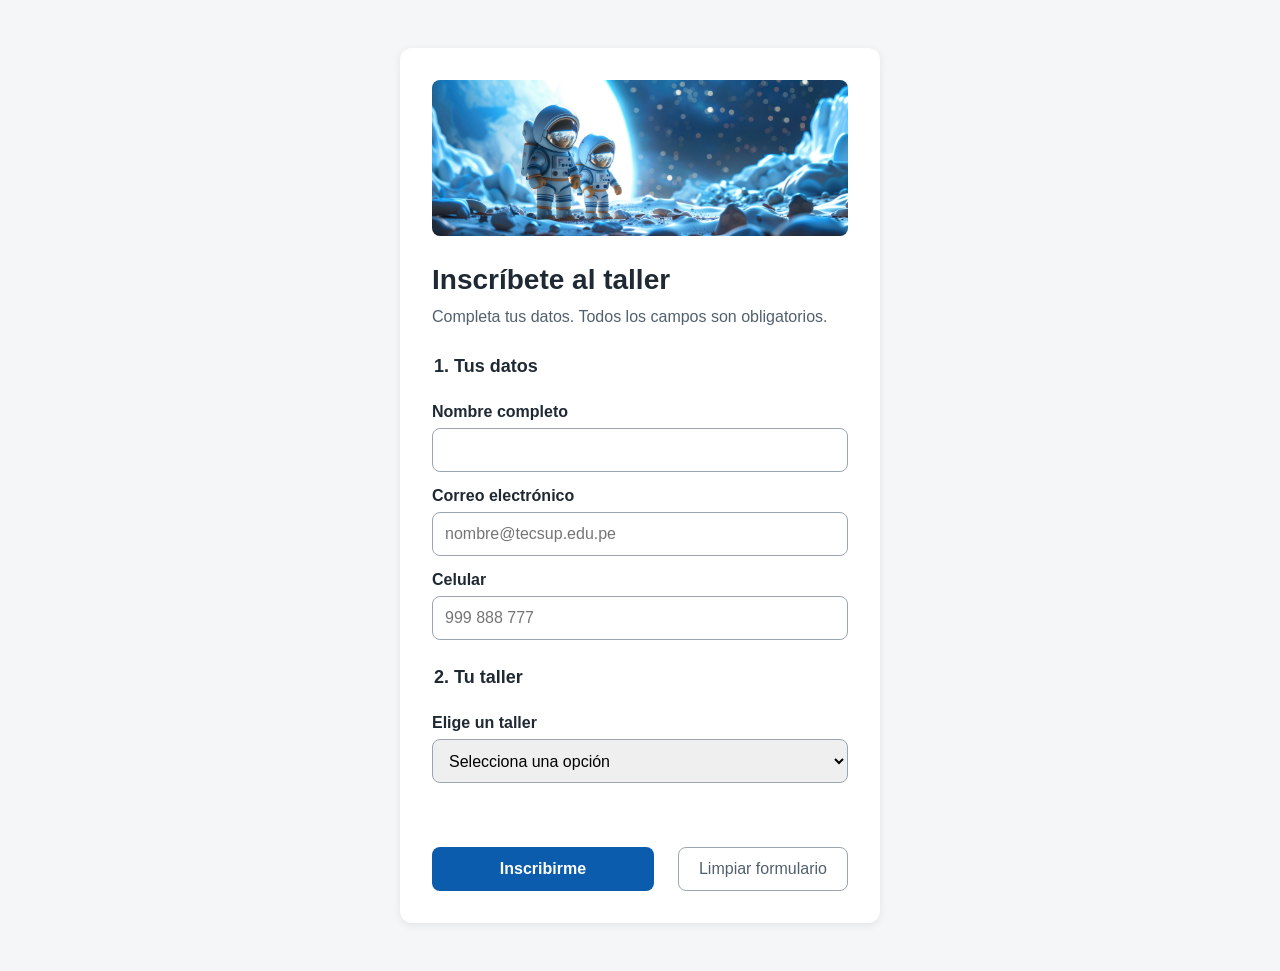
<file: index.html>
<!doctype html>
<html lang="es">
  <head>
    <meta charset="UTF-8" />
    <meta name="viewport" content="width=device-width, initial-scale=1.0" />
    <title>Inscripción al taller</title>
    <link rel="stylesheet" href="estilos.css" />
  </head>
  <body>
    <main class="tarjeta">
      <img
        src="img/banner.png"
        alt="Astronautas explorando un nuevo terreno."
      />
      <h1>Inscríbete al taller</h1>
      <p class="ayuda">
        Completa tus datos. Todos los campos son obligatorios.
      </p>

      <form id="formulario" novalidate>
        <fieldset>
          <legend>1. Tus datos</legend>
          <label for="nombre">Nombre completo</label>
          <input id="nombre" type="text" autocomplete="name" required />

          <label for="correo">Correo electrónico</label>
          <input
            id="correo"
            type="email"
            autocomplete="email"
            placeholder="nombre@tecsup.edu.pe"
            required
          />
          <label for="telefono">Celular</label>
          <input id="telefono" type="tel" placeholder="999 888 777" required />
        </fieldset>

        <fieldset>
          <legend>2. Tu taller</legend>
          <label for="taller">Elige un taller</label>
          <select id="taller" required>
            <option value="">Selecciona una opción</option>
            <optgroup label="Control de versiones">
              <option>Git</option>
              <option>GitHub</option>
              <option>Markdown</option>
            </optgroup>
            <optgroup label="Desarrollo web">
              <option>HTML</option>
              <option>CSS</option>
              <option>JavaScript</option>
              <option>React</option>
              <option>Node.js</option>
              <option>APIs</option>
            </optgroup>
            <optgroup label="Diseño y calidad">
              <option>Figma</option>
              <option>Accesibilidad</option>
              <option>Testing</option>
            </optgroup>
          </select>
        </fieldset>

        <p id="mensaje" class="mensaje" role="status"></p>

        <div class="acciones">
          <button type="submit" class="boton-principal">Inscribirme</button>
          <button type="reset" class="boton-secundario">
            Limpiar formulario
          </button>
        </div>
      </form>
    </main>
    <script src="app.js"></script>
  </body>
</html>
</file>
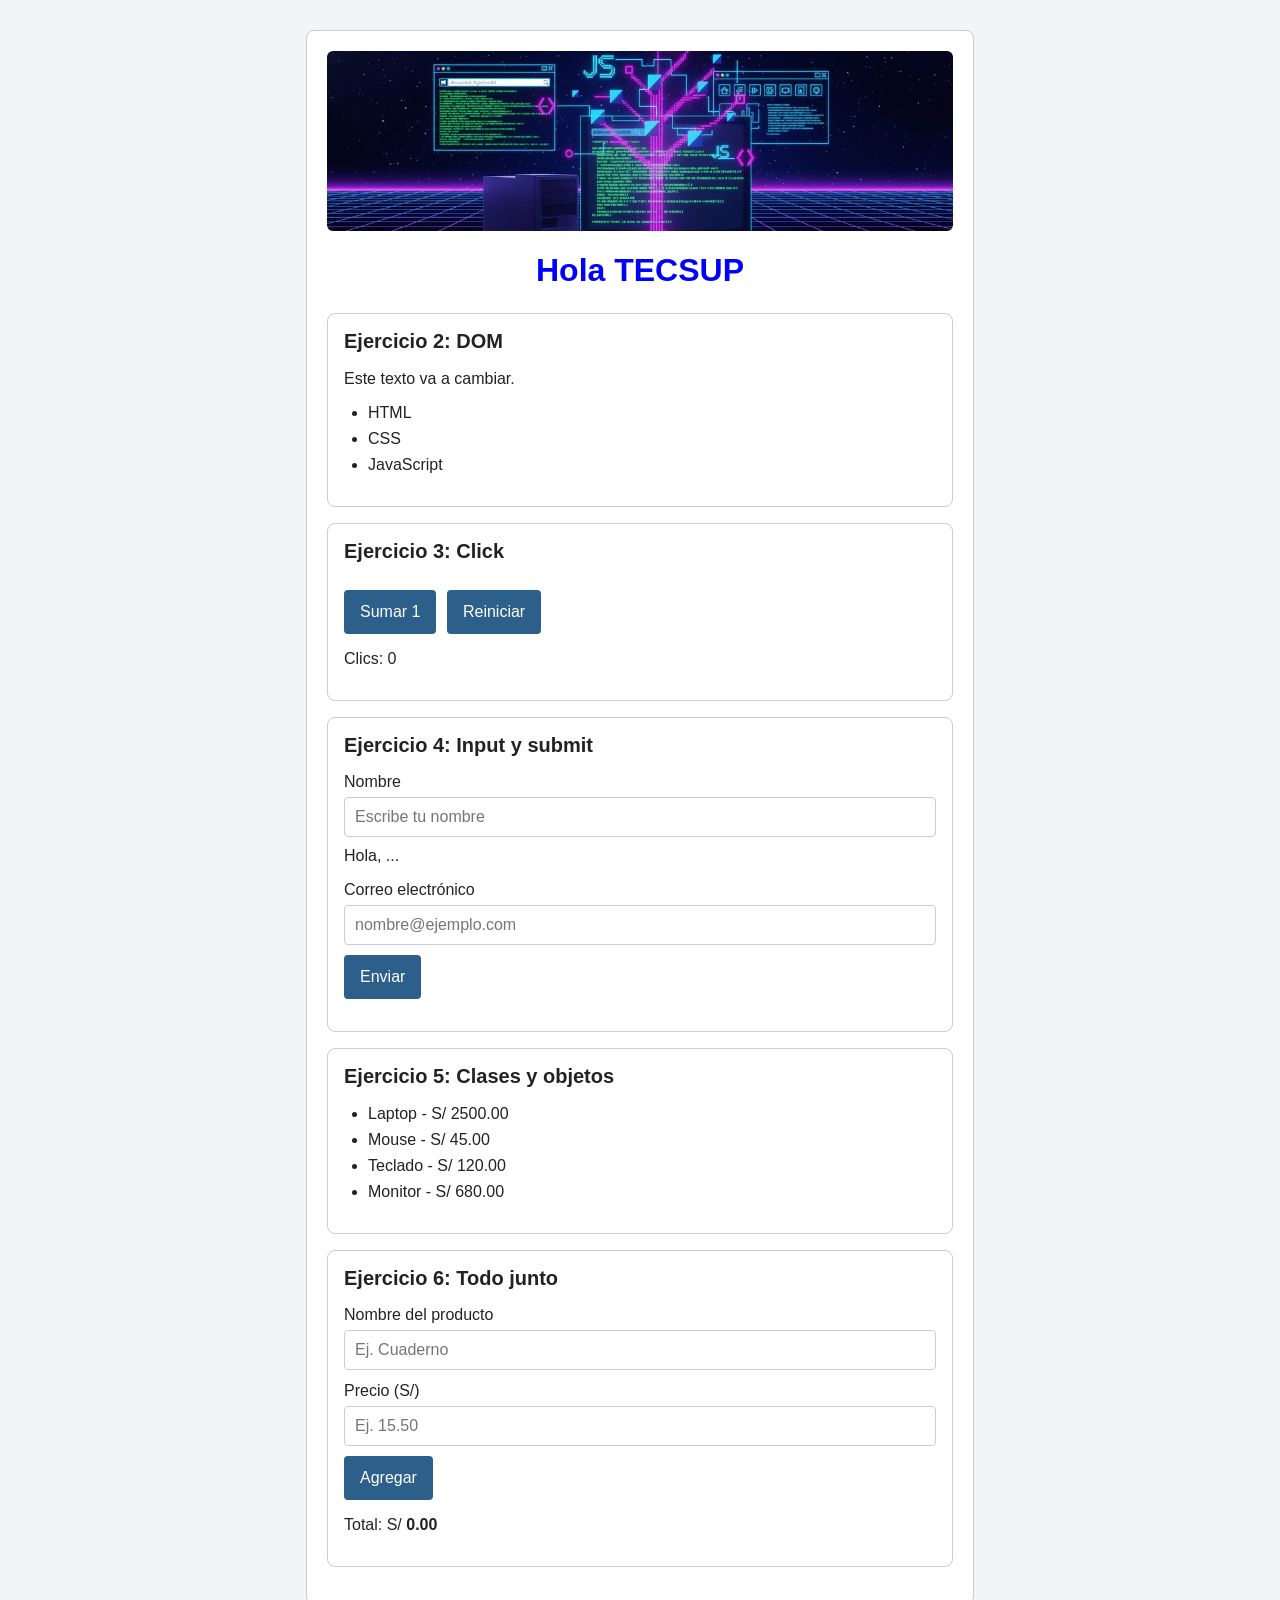
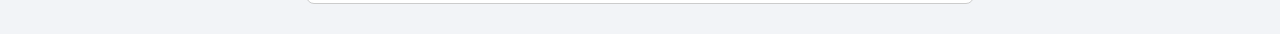
<file: tarea-lab08/index.html>
<!doctype html>
<html lang="es">
  <head>
    <meta charset="UTF-8" />
    <meta name="viewport" content="width=device-width, initial-scale=1.0" />
    <title>Lab 08 - DOM, eventos y objetos</title>
    <link rel="stylesheet" href="estilos.css" />
  </head>
  <body>
    <main class="contenedor">
      <img
        src="img/programacion.png"
        alt="Ilustración de DOM en programación web"
        class="imagen-principal"
      />
      <h1 id="titulo">Mi primera pagina interactiva</h1>

      <section>
        <h2>Ejercicio 2: DOM</h2>
        <p class="mensaje">Este texto va a cambiar.</p>
        <ul id="lista">
          <li>HTML</li>
          <li>CSS</li>
        </ul>
      </section>

      <section>
        <h2>Ejercicio 3: Click</h2>
        <button id="btnSumar" type="button">Sumar 1</button>
        <button id="btnReiniciar" type="button">Reiniciar</button>
        <p>Clics: <span id="contador">0</span></p>
        <p id="mensajeContador" class="mensaje" role="status"></p>
      </section>

      <section>
        <h2>Ejercicio 4: Input y submit</h2>

        <label for="nombre">Nombre</label>
        <input id="nombre" type="text" placeholder="Escribe tu nombre" />
        <p id="saludo" class="mensaje" role="status">Hola, ...</p>

        <form id="formulario">
          <label for="correo">Correo electrónico</label>
          <input
            id="correo"
            type="email"
            placeholder="nombre@ejemplo.com"
            required
          />
          <button type="submit">Enviar</button>
        </form>

        <p id="resultado" class="mensaje" role="status"></p>
      </section>

      <section>
        <h2>Ejercicio 5: Clases y objetos</h2>
        <ul id="productos"></ul>
      </section>

      <section>
        <h2>Ejercicio 6: Todo junto</h2>

        <form id="formProducto">
          <label for="prodNombre">Nombre del producto</label>
          <input
            id="prodNombre"
            type="text"
            placeholder="Ej. Cuaderno"
            required
          />

          <label for="prodPrecio">Precio (S/)</label>
          <input
            id="prodPrecio"
            type="number"
            min="0.01"
            step="0.01"
            placeholder="Ej. 15.50"
            required
          />

          <button type="submit">Agregar</button>
        </form>

        <p id="mensajeCarrito" class="mensaje" role="status"></p>
        <ul id="carrito"></ul>
        <p>Total: S/ <span id="total">0.00</span></p>
      </section>
    </main>

    <script src="app.js"></script>
  </body>
</html>
</file>
<file: estilos.css>
:root {
  --color-primario: #0b5cad;
  --color-texto: #1f2933;
  --color-suave: #52606d;
  --color-borde: #9aa5b1;
  --color-fondo: #f4f6f8;
  --color-error: #b42318;
  --color-exito: #067647;
  --espacio: 16px;
}

* {
  box-sizing: border-box;
}

body {
  margin: 0;
  padding: var(--espacio);
  font-family: Arial, Helvetica, sans-serif;
  font-size: 16px;
  line-height: 1.5;
  color: var(--color-texto);
  background: var(--color-fondo);
}

.tarjeta {
  max-width: 480px;
  margin: 32px auto;
  padding: 32px;
  background: #ffffff;
  border-radius: 12px;
  box-shadow: 0 2px 8px rgba(0, 0, 0, 0.08);
}

.tarjeta img {
  width: 100%;
  border-radius: 8px;
}

h1 {
  font-size: 28px;
  margin: 16px 0 4px;
}
.ayuda {
  color: var(--color-suave);
  margin: 0 0 24px;
}

fieldset {
  border: none;
  padding: 0;
  margin: 0 0 24px;
}
legend {
  font-size: 18px;
  font-weight: bold;
  margin-bottom: 8px;
}
label {
  display: block;
  font-weight: bold;
  margin: 12px 0 4px;
}

input,
select {
  width: 100%;
  min-height: 44px;
  padding: 8px 12px;
  font-size: 16px;
  border: 1px solid var(--color-borde);
  border-radius: 8px;
}

.validado input:invalid,
.validado select:invalid {
  border: 2px solid var(--color-error);
}

.acciones {
  display: flex;
  gap: 24px;
  flex-wrap: wrap;
}

button {
  min-height: 44px;
  padding: 10px 20px;
  font-size: 16px;
  border-radius: 8px;
  cursor: pointer;
}

.boton-principal {
  flex: 1;
  background: var(--color-primario);
  color: #ffffff;
  border: none;
  font-weight: bold;
}

.boton-principal:disabled {
  opacity: 0.6;
  cursor: wait;
}

.boton-secundario {
  background: transparent;
  color: var(--color-suave);
  border: 1px solid var(--color-borde);
}

:focus-visible {
  outline: 3px solid #f59e0b;
  outline-offset: 2px;
}

.mensaje {
  min-height: 24px;
  font-weight: bold;
}
.mensaje.error {
  color: var(--color-error);
}
.mensaje.exito {
  color: var(--color-exito);
}
.mensaje.info {
  color: var(--color-primario);
}
</file>
<file: tarea-lab08/estilos.css>
:root {
  --color-fondo: #f2f4f7;
  --color-tarjeta: #ffffff;
  --color-principal: #2c5f8a;
  --color-texto: #222222;
  --color-borde: #cccccc;
  --color-error: #b42318;
  --color-exito: #216e39;
}

* {
  box-sizing: border-box;
}

body {
  font-family: Arial, sans-serif;
  background-color: var(--color-fondo);
  color: var(--color-texto);
  max-width: 700px;
  margin: 30px auto;
  padding: 0 16px;
}

h1 {
  text-align: center;
  margin-bottom: 24px;
}

section {
  background-color: var(--color-tarjeta);
  border: 1px solid var(--color-borde);
  border-radius: 8px;
  padding: 16px;
  margin-bottom: 16px;
}

h2 {
  margin-top: 0;
  font-size: 20px;
}

label {
  display: block;
  margin-top: 12px;
  margin-bottom: 6px;
}

input {
  width: 100%;
  padding: 10px;
  border: 1px solid var(--color-borde);
  border-radius: 4px;
  font-size: 16px;
}

button {
  min-height: 44px;
  padding: 10px 16px;
  margin-top: 10px;
  margin-right: 6px;
  border: none;
  border-radius: 4px;
  background-color: var(--color-principal);
  color: white;
  font-size: 16px;
  cursor: pointer;
}

button:hover {
  background-color: #204968;
}

input:focus,
button:focus-visible {
  outline: 3px solid #e09b24;
  outline-offset: 2px;
}

ul {
  padding-left: 24px;
}

li {
  margin-bottom: 8px;
}

.mensaje {
  margin-top: 10px;
}

.error {
  color: var(--color-error);
}

.exito {
  color: var(--color-exito);
}

#total {
  font-weight: bold;
}
.contenedor {
  background-color: var(--color-tarjeta);
  padding: 20px;
  border-radius: 8px;
  border: 1px solid var(--color-borde);
}

.imagen-principal {
  display: block;
  width: 100%;
  max-height: 180px;
  object-fit: cover;
  border-radius: 6px;
  margin-bottom: 20px;
}
</file>
